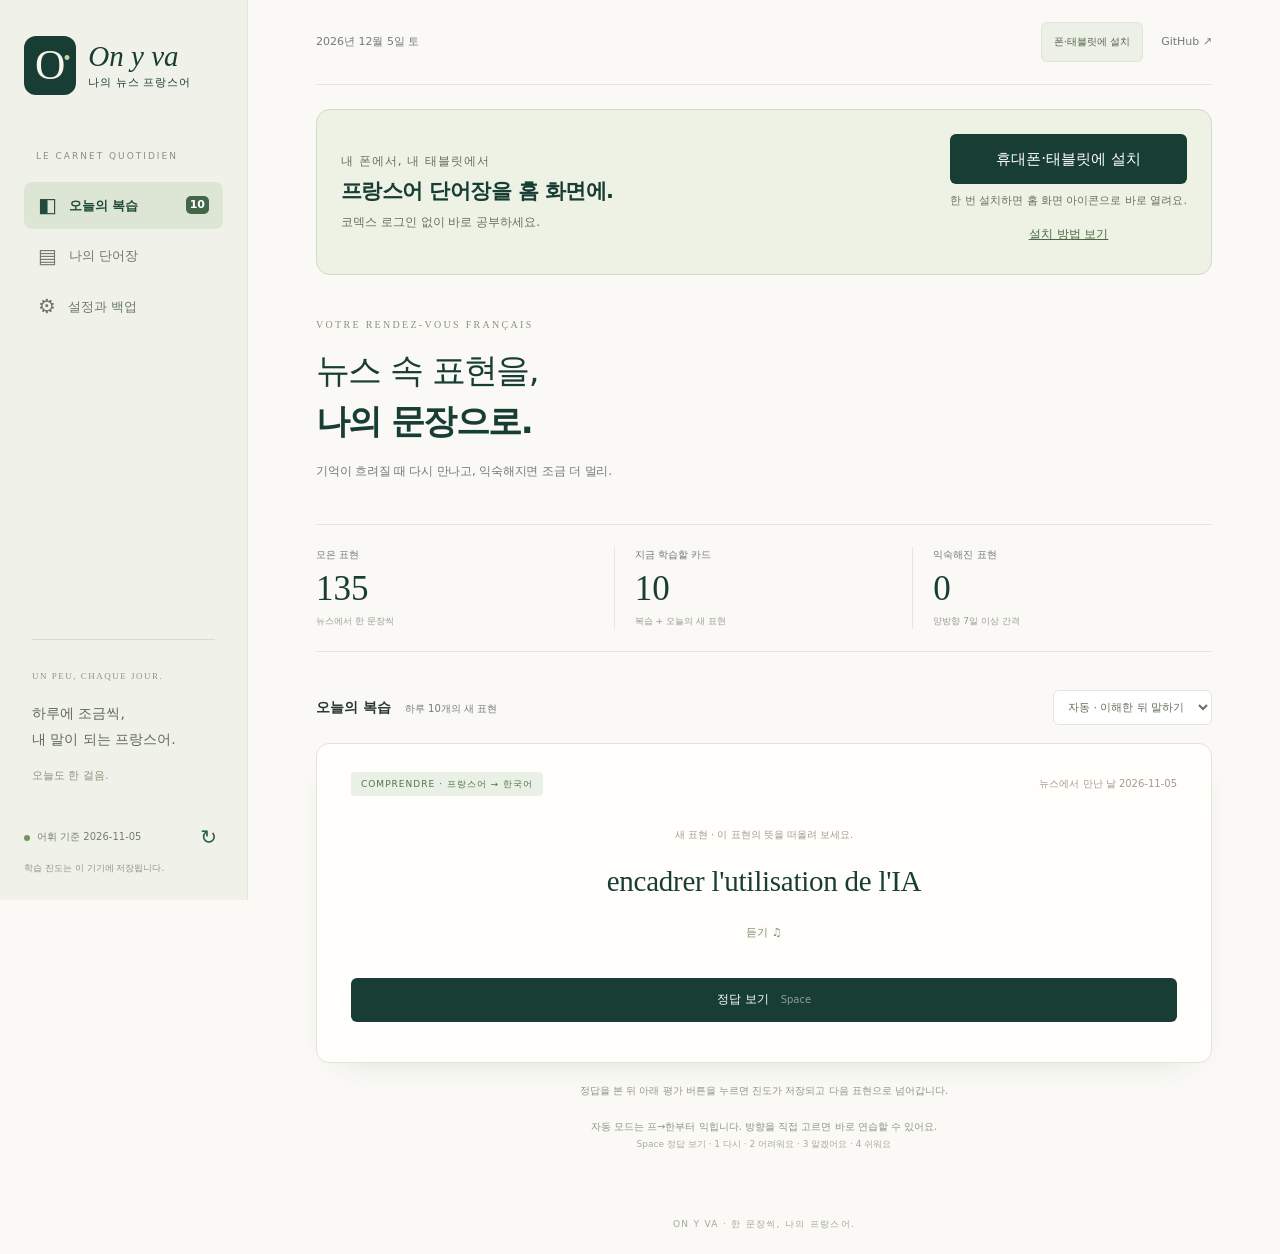
<file: news/index.html>
<!doctype html>
<html lang="ko">
<head>
  <meta charset="utf-8">
  <meta name="viewport" content="width=device-width, initial-scale=1">
  <meta name="theme-color" content="#173e35">
  <meta name="mobile-web-app-capable" content="yes">
  <meta name="apple-mobile-web-app-capable" content="yes">
  <meta name="apple-mobile-web-app-title" content="프랑스어 단어장">
  <meta name="description" content="뉴스에서 만난 프랑스어를 내 말로. 예문과 함께 익히는 나만의 간격 반복 단어장.">
  <link rel="manifest" href="./manifest.webmanifest">
  <link rel="icon" href="./icon.svg" type="image/svg+xml">
  <link rel="apple-touch-icon" href="./icon-192.png">
  <link rel="stylesheet" href="./style.css?v=tablet3">
  <title>On y va · 뉴스 프랑스어</title>
</head>
<body>
  <div class="layout">
    <aside class="sidebar">
      <a class="brand" href="#study" aria-label="단어장 처음으로"><span class="brand-symbol">O<span>·</span></span><span>On y va<small>나의 뉴스 프랑스어</small></span></a>
      <p class="sidebar-label">LE CARNET QUOTIDIEN</p>
      <nav aria-label="주 메뉴">
        <button class="nav active" data-view="study"><span>◧</span> 오늘의 복습 <b id="nav-count">0</b></button>
        <button class="nav" data-view="library"><span>▤</span> 나의 단어장</button>
        <button class="nav" data-view="settings"><span>⚙</span> 설정과 백업</button>
      </nav>
      <div class="daily-note"><span>UN PEU, CHAQUE JOUR.</span><p>하루에 조금씩,<br>내 말이 되는 프랑스어.</p><div id="streak">오늘도 한 걸음.</div></div>
      <div class="sidebar-bottom"><span class="online-dot"></span><span id="connection">저장된 단어로 학습 중</span><button id="sync-button" aria-label="새 어휘 확인">↻</button></div>
      <small class="local-note">학습 진도는 이 기기에 저장됩니다.</small>
    </aside>
    <main>
      <header class="topbar"><span id="today"></span><div><a id="install-button" class="button small secondary" href="#install-guide">홈 화면에 설치</a><a class="github" href="https://github.com/elisa0402-bot/fran-ais-flashcard/tree/main/news" target="_blank" rel="noopener">GitHub ↗</a></div></header>

      <section id="install-banner" class="install-banner" aria-labelledby="install-heading">
        <div><p class="install-eyebrow">내 폰에서, 내 태블릿에서</p><h2 id="install-heading">프랑스어 단어장을 홈 화면에.</h2><p>코덱스 로그인 없이 바로 공부하세요.</p></div>
        <div class="install-actions"><a id="install-now" class="button primary" href="#install-guide">홈 화면에 설치</a><p id="install-status" role="status">한 번 설치하면 홈 화면 아이콘으로 바로 열려요.</p><button id="install-help" class="install-help">설치 방법 보기</button></div>
      </section>
      <section id="install-guide" class="install-guide" aria-labelledby="install-guide-title">
        <h2 id="install-guide-title">설치 창이 안 뜨면, Chrome 메뉴에서 추가하세요.</h2>
        <ol><li>Chrome 오른쪽 위의 <strong>⋮</strong> 메뉴를 누르세요.</li><li><strong>홈 화면에 추가</strong> 또는 <strong>앱 설치</strong>를 누르세요.</li><li><strong>설치</strong>를 확인하면 끝입니다.</li></ol>
        <p>다음부터는 홈 화면의 ‘프랑스어 단어장’ 아이콘으로 여세요.</p>
        <a class="button secondary" href="#study">단어장으로 돌아가기</a>
      </section>
      <section id="study-view">
        <div class="intro"><p class="eyebrow">VOTRE RENDEZ-VOUS FRANÇAIS</p><h1>뉴스 속 표현을,<br><em>나의 문장으로.</em></h1><p class="description">기억이 흐려질 때 다시 만나고, 익숙해지면 조금 더 멀리.</p></div>
        <div class="stats" aria-label="학습 현황"><div><span>모은 표현</span><strong id="total-count">0</strong><small>뉴스에서 한 문장씩</small></div><div><span>지금 학습할 카드</span><strong id="due-count">0</strong><small>복습 + 오늘의 새 표현</small></div><div><span>익숙해진 표현</span><strong id="learned-count">0</strong><small>양방향 7일 이상 간격</small></div></div>
        <div class="study-toolbar"><div><h2>오늘의 복습</h2><span id="session-progress">하루 10개의 새 표현</span></div><label class="sr-only" for="direction">학습 방향</label><select id="direction"><option value="auto">자동 · 이해한 뒤 말하기</option><option value="fr">프랑스어 → 한국어</option><option value="ko">한국어 → 프랑스어</option></select></div>
        <article class="flashcard" id="flashcard" aria-live="polite">
          <div class="card-top"><span id="direction-label" class="pill">COMPRENDRE · 이해하기</span><span id="source-date"></span></div>
          <div class="question"><p id="prompt-label">이 표현의 뜻을 떠올려 보세요.</p><h3 id="question" lang="fr"></h3><button id="speak-question" class="sound" aria-label="프랑스어 표현 듣기">듣기 ♫</button></div>
          <div id="answer" hidden><div class="answer-divider"><span>LA RÉPONSE</span></div><h3 id="answer-main"></h3><div id="examples"></div><p class="source" id="card-source"></p></div>
          <button id="reveal" class="button primary reveal">정답 보기 <span>Space</span></button>
          <div id="grades" class="grades" hidden><button data-grade="again"><strong>다시</strong><small id="interval-again">1분 후</small></button><button data-grade="hard"><strong>어려워요</strong><small id="interval-hard">10분 후</small></button><button data-grade="good"><strong>알겠어요</strong><small id="interval-good">1일 후</small></button><button data-grade="easy"><strong>쉬워요</strong><small id="interval-easy">4일 후</small></button></div>
        </article>
        <div id="empty" class="empty" hidden><span>✓</span><h3>지금 할 복습을 마쳤어요.</h3><p id="empty-note"></p><button id="browse-button" class="button secondary">단어장 둘러보기</button></div>
        <p id="review-status" class="study-hint" role="status">정답을 본 뒤 아래 평가 버튼을 누르면 진도가 저장되고 다음 표현으로 넘어갑니다.</p>
        <p class="study-hint" id="study-hint">자동 모드는 프→한부터 익힙니다. 방향을 직접 고르면 바로 연습할 수 있어요.<br><span>Space 정답 보기 · 1 다시 · 2 어려워요 · 3 알겠어요 · 4 쉬워요</span></p>
      </section>
      <section id="library-view" hidden>
        <div class="section-intro"><p class="eyebrow">MA COLLECTION</p><h1>나의 단어장</h1><p class="description">새 표현은 쌓이고, 익힌 표현의 진도는 그대로.</p></div>
        <div class="library-tools"><input id="search" type="search" placeholder="프랑스어, 한국어, 예문 검색" aria-label="단어 검색"><select id="library-filter" aria-label="단어 상태"><option value="all">모든 표현</option><option value="new">아직 배우기 전</option><option value="learning">학습 중</option><option value="learned">익숙해진 표현</option><option value="starred">별표한 표현</option></select><button id="open-add" class="button primary">+ 표현 추가</button></div>
        <div id="library-count" class="list-summary"></div><div id="word-list"></div>
      </section>
      <section id="settings-view" hidden>
        <div class="section-intro"><p class="eyebrow">À VOTRE RYTHME</p><h1>나의 속도로</h1><p class="description">학습 설정과 소중한 기록을 관리하세요.</p></div>
        <div class="settings-card"><h2>학습</h2><label class="setting-row">하루 새 표현 <select id="new-per-day"><option value="5">5개</option><option value="10">10개</option><option value="15">15개</option><option value="20">20개</option><option value="50">50개</option><option value="100">100개</option></select></label><p>각 방향의 새 표현 수입니다. 이미 배운 표현의 복습은 이 숫자에 포함되지 않습니다. 한국시간 자정에 새 표현 수가 갱신됩니다.</p><label class="setting-row">발음 속도 <select id="speech-rate"><option value="0.75">천천히</option><option value="0.9">보통</option><option value="1">자연스럽게</option></select></label><p>간격 반복은 1분·10분 재학습과 1일·3일 이후의 복습 간격을 사용합니다. 공식 Anki 앱이나 Anki 계정과 연결되지는 않습니다.</p></div>
        <div class="settings-card"><h2>어휘 업데이트</h2><p id="sync-details"></p><button id="settings-sync" class="button secondary">지금 새 어휘 확인</button><p>앱을 열 때와 사용 중 15분마다 GitHub의 새 어휘를 확인합니다. 인터넷이 없어도 저장된 카드로 학습할 수 있습니다.</p></div>
        <div class="settings-card"><h2>백업과 가져오기</h2><p>진도는 이 브라우저·기기에 저장됩니다. 브라우저 데이터를 지우거나 다른 기기로 옮기기 전에 백업해 주세요.</p><div class="button-row"><button id="backup" class="button primary">진도까지 백업</button><button id="import-button" class="button secondary">파일 가져오기</button><button id="export-anki" class="button secondary">Anki용 내보내기</button></div><p>백업 JSON, 어휘 JSON, 2열 CSV를 가져올 수 있습니다. 기존 윔피키드 CSV도 지원합니다. 새 뉴스 어휘는 모든 기기에 반영됩니다. 학습 진도는 기기별로 저장되며 자동으로 서로 합쳐지지는 않습니다.</p><input type="file" id="import-file" accept=".json,.csv,application/json,text/csv" hidden></div>
        <div id="windows-download" class="settings-card"><h2>Windows 전용 앱</h2><p>브라우저 없이 독립된 창에서 학습하고, 인터넷이 없어도 저장된 단어와 진도를 사용할 수 있습니다.</p><a class="button secondary" href="./downloads/OnYVa-Windows.zip" download>Windows 앱 받기 ↓</a><p>ZIP 파일을 모두 압축 푼 뒤 ‘설치하고 열기.vbs’를 실행하세요. 바탕화면에 ‘프랑스어 뉴스 단어장’ 아이콘이 생깁니다. 실행에 필요한 파일이 모두 포함되어 있습니다.</p><p>웹에서 학습한 진도는 먼저 백업한 뒤 새 앱의 ‘설정과 백업’에서 불러올 수 있습니다.</p></div>
      </section>
      <footer>ON Y VA · 한 문장씩, 나의 프랑스어.</footer>
    </main>
  </div>
  <dialog id="add-dialog"><form id="add-form"><div class="dialog-head"><h2>나만의 표현 추가</h2><button type="button" id="close-add" aria-label="닫기">×</button></div><label>프랑스어<input name="fr" required maxlength="500" lang="fr"></label><label>한국어 뜻<input name="ko" required maxlength="1000"></label><label>프랑스어 예문<textarea name="exfr" required maxlength="3000" lang="fr"></textarea></label><label>예문 해석<textarea name="exko" required maxlength="3000"></textarea></label><button class="button primary">단어장에 저장</button></form></dialog>

  <dialog id="install-dialog" aria-labelledby="install-dialog-title">
    <div class="dialog-head"><h2 id="install-dialog-title">홈 화면에 설치하기</h2><button id="close-install" type="button" aria-label="설치 안내 닫기">×</button></div>
    <div id="install-qr-block"><img class="install-qr" src="./install-qr.svg" width="224" height="224" alt="휴대폰에서 단어장을 여는 QR 코드"><p>휴대폰이나 태블릿 카메라로 찍어 주세요.<br>열린 화면에서 ‘홈 화면에 설치’를 누르면 됩니다.</p></div>
    <div id="install-steps"><p id="install-help-text"></p><p>설치 확인은 휴대폰에서 한 번 눌러야 해요.<br>다음부터는 홈 화면 아이콘만 누르세요.</p></div>
    <button id="install-native" class="button primary" hidden>홈 화면에 설치</button>
    <a id="open-chrome" class="button secondary" hidden>Chrome으로 열기</a>
    <button id="copy-app-link" class="button secondary">단어장 링크 복사</button>
    <input id="app-link-text" aria-label="단어장 주소" readonly hidden>
  </dialog>
  <div id="toast" class="toast" role="status" hidden></div>
  <div id="storage-warning" role="alert" hidden>학습 기록을 저장하지 못했습니다. 설정에서 백업한 뒤 기기의 저장 공간을 확인해 주세요.</div>
  <script src="./seed.js"></script><script src="./core.js?v=review4"></script><script src="./app.js?v=review5"></script><script src="./mobile-install.js?v=tablet3"></script>
</body>
</html>
</file>
<file: news/style.css>
*{box-sizing:border-box} :root{--ink:#183d35;--muted:#737b75;--paper:#faf9f5;--line:#e4e6de;--green:#2e5e4c;--mint:#e9f0e6;--warm:#eee9df}body{margin:0;background:var(--paper);color:#28372f;font-family:"Malgun Gothic","Apple SD Gothic Neo",system-ui,sans-serif;font-size:14px;line-height:1.65}button,input,select,textarea{font:inherit}button,a,input,select{touch-action:manipulation}button{cursor:pointer}button:focus-visible,a:focus-visible,input:focus-visible,select:focus-visible,textarea:focus-visible{outline:3px solid #b0ca8b;outline-offset:4px}a{color:inherit}button{border:0}button:disabled{opacity:.5;cursor:wait}[hidden]{display:none!important}.layout{display:flex;min-height:100vh}.sidebar{width:248px;position:fixed;inset:0 auto 0 0;padding:36px 24px 24px;background:#f0f2e9;border-right:1px solid var(--line);display:flex;flex-direction:column}.brand{display:flex;align-items:center;gap:12px;text-decoration:none;font:italic 29px Georgia,serif;color:var(--ink)}.brand-symbol{font:42px Georgia,serif;background:var(--ink);color:#f8f6ec;border-radius:12px;padding:0 11px;line-height:1.4;position:relative}.brand-symbol span{color:#c3d59d;position:absolute;right:4px;top:-7px}.brand small{display:block;font:11px "Malgun Gothic",sans-serif;margin-top:2px;letter-spacing:.8px}.sidebar-label{font-size:9px;letter-spacing:2px;color:#89917f;margin:54px 0 15px 12px}.nav{width:100%;display:flex;align-items:center;gap:12px;background:none;text-align:left;padding:13px 14px;color:#6c786b;margin:3px 0;border-radius:8px;font-size:13px}.nav.active{background:#dde6d5;color:#234b3b;font-weight:bold}.nav span{font-size:20px;line-height:1}.nav b{margin-left:auto;font-size:11px;background:#426748;color:white;border-radius:5px;min-width:22px;text-align:center;padding:0 4px}.daily-note{margin:auto 8px 35px;border-top:1px solid #d8dece;padding-top:23px}.daily-note>span{font:9px Georgia,serif;letter-spacing:1.5px;color:#8b977d}.daily-note p{font-size:14px;color:#5d6d56;line-height:1.9}.daily-note div{font-size:11px;color:#8b977d}.sidebar-bottom{display:flex;align-items:center;gap:7px;font-size:10px;color:#708166}.online-dot{width:6px;height:6px;background:#73935c;border-radius:50%;flex-shrink:0}.sidebar-bottom button{margin-left:auto;background:none;font-size:20px;color:var(--green)}.local-note{font-size:9px;color:#8d9585;margin-top:6px}main{margin-left:248px;width:calc(100% - 248px);max-width:1230px;padding:0 68px}.topbar{height:85px;display:flex;align-items:center;justify-content:space-between;border-bottom:1px solid var(--line);font-size:11px;color:var(--muted)}.topbar>div{display:flex;gap:18px;align-items:center}.github{text-decoration:none;font-size:11px}.intro{padding:44px 0 30px}.eyebrow{font:10px Georgia,serif;color:#8b927e;letter-spacing:2.3px;margin:0 0 15px}h1{font-size:34px;letter-spacing:-1.6px;line-height:1.5;margin:0;color:var(--ink);font-weight:500}h1 em{font-style:normal;font-weight:700}.description{color:var(--muted);font-size:12px;margin-top:15px;letter-spacing:-.2px}.stats{display:grid;grid-template-columns:repeat(3,1fr);border-top:1px solid var(--line);border-bottom:1px solid var(--line);padding:22px 0;margin-bottom:38px}.stats>div{padding:0 20px;border-right:1px solid var(--line)}.stats>div:first-child{padding-left:0}.stats>div:last-child{border:0}.stats span,.stats small{display:block;font-size:10px;color:var(--muted)}.stats strong{display:block;font:35px Georgia,serif;color:var(--ink);margin:5px 0}.stats small{font-size:9px;color:#969d90}.study-toolbar{display:flex;justify-content:space-between;align-items:center;gap:15px;margin:0 0 18px}.study-toolbar h2{font-size:14px;display:inline-block;margin:0 14px 0 0;font-weight:600}.study-toolbar span{font-size:10px;color:var(--muted)}select{max-width:100%;border:1px solid var(--line);background:white;border-radius:6px;padding:9px 10px;color:#65715f;font-size:11px}.flashcard{padding:28px 34px 26px;border:1px solid #e1e5db;background:#fffefa;border-radius:13px;box-shadow:0 12px 34px -26px #31503b55;min-height:320px}.card-top{display:flex;justify-content:space-between;align-items:center;gap:12px}.pill{background:var(--mint);color:#58704c;font-size:9px;padding:5px 10px;border-radius:4px;letter-spacing:1px}.card-top>span:last-child{font-size:10px;color:#9b9e91}.question{padding:31px 0 25px;text-align:center}.question>p{font-size:10px;color:#9b9e91;margin:0 0 15px}.question h3{font:29px/1.55 Georgia,"Malgun Gothic",serif;letter-spacing:-.25px;color:var(--ink);margin:8px 0 12px;overflow-wrap:anywhere}.sound{background:none;color:#7c8c70;font-size:11px;padding:8px 12px}.button{display:inline-flex;justify-content:center;align-items:center;gap:12px;text-decoration:none;border-radius:6px;font-size:12px;padding:12px 20px;font-weight:500}.primary{background:var(--ink);color:white}.primary:hover{background:#285447}.secondary{background:#edf0e6;color:#4d6546;border:1px solid #dfe5d5}.button.small{font-size:10px;padding:7px 12px}.reveal{width:100%;margin-top:3px}.reveal span{opacity:.5;font:10px system-ui}.answer-divider{display:flex;align-items:center;gap:15px;margin:5px 0 18px;color:#a0a18f;font:9px Georgia;letter-spacing:2px}.answer-divider:before,.answer-divider:after{content:"";height:1px;background:var(--line);flex:1}#answer-main{text-align:center;font-size:19px;font-weight:500;margin:15px 0 25px;color:#465242;word-break:keep-all}.example{background:#f4f5ee;border-left:2px solid #c8d7b9;border-radius:0 6px 6px 0;padding:15px 18px;margin:12px 0}.example .fr{font:17px/1.7 Georgia,serif;color:#34503e;margin:0}.example .ko{font-size:11px;color:#7b8372;margin:7px 0 0}.example button{background:none;float:right;padding:4px 0 4px 10px;color:#768b64;font-size:13px}.source{font-size:9px;color:#9a9c8e;text-align:center;margin:19px 0}.grades{display:grid;grid-template-columns:repeat(4,1fr);gap:8px;margin-top:24px}.grades button{border:1px solid var(--line);background:#fafaf6;padding:12px 2px;border-radius:6px;color:#687562}.grades button[data-grade=again]{color:#a46d5e;background:#fbf3ed;border-color:#eddfd4}.grades button[data-grade=good]{color:white;background:var(--ink);border-color:var(--ink)}.grades button[data-grade=easy]{color:#597e3b;background:#edf3e4}.grades strong{font-size:11px;display:block;font-weight:500}.grades small{display:block;font-size:9px;opacity:.7;margin-top:4px}.study-hint{text-align:center;color:#8d9584;font-size:10px;margin:20px 0}.study-hint span{color:#a6aa9c;font-size:9px}.empty{border:1px solid var(--line);border-radius:13px;padding:44px 25px;text-align:center;background:#fffefa}.empty>span{display:inline-flex;justify-content:center;align-items:center;width:50px;height:50px;background:#e7eedb;color:var(--green);font-size:26px;border-radius:50%}.empty h3{font-size:20px;font-weight:500}.empty p{color:var(--muted);font-size:12px}.empty .button{margin-top:15px}footer{font-size:9px;color:#a2a798;letter-spacing:1.3px;text-align:center;padding:45px 0 22px}.section-intro{padding:45px 0 30px}.library-tools{display:flex;gap:10px;margin-bottom:20px}.library-tools input{min-width:0;flex:1}.library-tools .button{white-space:nowrap;padding:10px 14px}input,textarea{border:1px solid var(--line);background:white;border-radius:6px;padding:11px 13px;color:var(--ink);font-size:12px}.list-summary{font-size:11px;color:var(--muted);margin-bottom:12px}.word{background:#fffefa;border:1px solid var(--line);border-radius:9px;padding:18px 22px;margin-bottom:10px}.word-head{display:flex;gap:15px;align-items:flex-start}.word-title{flex:1}.word h3{font:20px Georgia,serif;margin:0 0 6px;color:var(--ink)}.word .meaning{margin:0;color:#69745f;font-size:12px}.word .tags{font-size:9px;color:#929987;margin-top:9px}.word details{margin-top:12px;font-size:11px;color:#66785b}.word summary{cursor:pointer}.star{background:none;font-size:20px;color:#a1a88d;padding:0 4px}.star.on{color:#a58235}.word-sound{background:none;color:#7b8c6a;padding:2px 8px}.settings-card{border:1px solid var(--line);border-radius:10px;background:#fffefa;padding:24px 28px;margin:0 0 18px}.settings-card h2{font-size:15px;margin:0 0 17px;font-weight:600}.settings-card p{font-size:11px;line-height:1.9;color:#808775;margin:14px 0}.setting-row{display:flex;align-items:center;justify-content:space-between;font-size:12px;margin-top:15px}.button-row{display:flex;flex-wrap:wrap;gap:10px}.toast{position:fixed;bottom:25px;left:50%;transform:translateX(-50%);background:var(--ink);color:#fff;padding:13px 23px;border-radius:7px;box-shadow:0 5px 30px #0002;max-width:90vw;z-index:30;font-size:12px}dialog{border:1px solid var(--line);border-radius:14px;padding:28px;width:min(500px,94vw);background:var(--paper);color:var(--ink)}dialog::backdrop{background:#14291a66}dialog label{display:block;font-size:12px;margin:15px 0}dialog input,dialog textarea{display:block;width:100%;margin-top:6px}dialog textarea{min-height:70px;resize:vertical}.dialog-head{display:flex;justify-content:space-between;align-items:center}.dialog-head h2{font-size:19px;margin:0}.dialog-head button{background:none;font-size:26px;color:#849078}dialog .button{width:100%;margin-top:10px}.sr-only{position:absolute;width:1px;height:1px;padding:0;margin:-1px;overflow:hidden;clip:rect(0,0,0,0);white-space:nowrap;border:0}#storage-warning{position:fixed;bottom:0;width:100%;padding:12px;background:#fff0cc;color:#694d12;text-align:center;font-size:12px;z-index:40}
@media(min-width:1500px){main{padding-left:95px;padding-right:95px}}@media(max-width:1100px){.sidebar{width:210px;padding:28px 18px}main{margin-left:210px;width:calc(100% - 210px);padding:0 35px}.study-toolbar{align-items:flex-start}.study-toolbar>div{display:flex;flex-direction:column;gap:3px}.study-toolbar h2{margin:0}}@media(max-width:740px){.layout{display:block}.sidebar{position:static;width:100%;padding:18px 20px 10px;border-right:0;border-bottom:1px solid var(--line)}.brand{font-size:24px}.brand-symbol{font-size:30px;border-radius:8px}.brand small{font-size:9px}.sidebar-label,.daily-note,.local-note{display:none}nav{display:flex;gap:5px;margin-top:17px}.nav{padding:10px 7px;justify-content:center;text-align:center;font-size:11px;gap:6px}.nav span{font-size:16px}.nav b{margin-left:0;font-size:9px;min-width:18px}.sidebar-bottom{margin-top:7px;justify-content:center}.sidebar-bottom button{margin-left:4px}main{margin:0;width:100%;padding:0 20px}.topbar{height:54px;font-size:10px}.intro{padding:29px 0 20px}.eyebrow{font-size:9px;margin-bottom:12px}h1{font-size:29px}.description{font-size:11px;max-width:94%}.stats{padding:18px 0;margin-bottom:25px}.stats>div{padding:0 12px}.stats span{font-size:9px}.stats small{font-size:8px}.stats strong{font-size:30px}.flashcard{padding:22px 20px}.question h3{font-size:25px}.question{padding:26px 0 19px}.pill{font-size:8px}.study-toolbar{gap:8px}.study-toolbar select{font-size:10px;max-width:185px;padding:8px 6px}.study-toolbar span{font-size:9px}.library-tools{flex-wrap:wrap}.library-tools input{flex-basis:100%}.library-tools select{flex:1}.word{padding:18px}.settings-card{padding:22px}.section-intro{padding-top:29px}.grades{gap:5px}.grades strong{font-size:10px}.grades small{font-size:8px}.button{font-size:11px;padding:11px 15px}.card-top>span:last-child{font-size:9px}.example .fr{font-size:16px}footer{padding-top:32px}}@media(prefers-reduced-motion:reduce){*{scroll-behavior:auto!important}}

.install-banner{margin:24px 0 0;padding:24px;border:1px solid #cedcc5;border-radius:14px;background:#edf2e5;display:grid;grid-template-columns:1fr auto;align-items:center;gap:24px}.install-eyebrow{font-size:11px;color:#617255;letter-spacing:1px;margin:0 0 6px}.install-banner h2{font-size:21px;line-height:1.5;font-weight:600;color:var(--ink);margin:0 0 5px;letter-spacing:-.6px}.install-banner p{font-size:12px;color:#64725b;margin:5px 0}.install-actions{text-align:center;max-width:300px}.install-actions>.button{min-height:50px;font-size:15px;width:100%}.install-actions #install-status{font-size:11px;max-width:270px;line-height:1.7;margin:8px auto}.install-help{background:transparent;color:#4c6746;padding:6px 10px;text-decoration:underline;font-size:12px}#install-dialog{max-height:90dvh;overflow:auto;padding:25px;max-width:430px}#install-dialog h2{font-size:20px;line-height:1.5}#install-dialog p{font-size:14px;line-height:1.9;color:#5d6d56}#install-dialog .button{min-height:48px;font-size:14px;width:100%;margin-top:10px}.install-qr{display:block;background:white;margin:22px auto 10px;max-width:100%;height:auto}#install-qr-block{text-align:center}#app-link-text{width:100%;margin-top:12px;font-size:12px}.topbar .small{min-height:40px}
@media(max-width:740px){.install-banner{grid-template-columns:1fr;gap:12px;padding:20px;margin-top:18px}.install-banner h2{font-size:21px}.install-actions{max-width:none;text-align:left}.install-actions #install-status{max-width:none;margin:8px 0;font-size:12px}.install-help{padding-left:0;min-height:40px}.topbar>div{gap:10px}.topbar .github{display:none}.topbar .small{font-size:12px;padding:8px 12px}.grades button{min-height:56px}.grades strong{font-size:12px}.grades small{font-size:10px}.reveal{min-height:52px;font-size:15px}.example .ko{font-size:13px;line-height:1.8}.sound{min-height:44px}.library-tools input,dialog input,dialog textarea{font-size:16px}main{padding-bottom:env(safe-area-inset-bottom,0px)}.question h3{font-size:27px}.study-hint span{display:none}}

@media(min-width:741px) and (max-width:1100px){.install-banner{grid-template-columns:1fr}.install-actions{max-width:none;text-align:left}.install-actions #install-status{max-width:none;margin:8px 0}}

.install-guide{display:none}.install-guide:target{display:block;scroll-margin-top:20px;margin-top:20px;padding:22px;background:#fffefa;border:2px solid #9db58d;border-radius:12px}.install-guide h2{font-size:19px;line-height:1.6;margin:0 0 14px}.install-guide ol{padding-left:24px;font-size:15px;line-height:2.2}.install-guide p{font-size:13px;color:#617255}.install-guide .button{min-height:44px}
</file>
